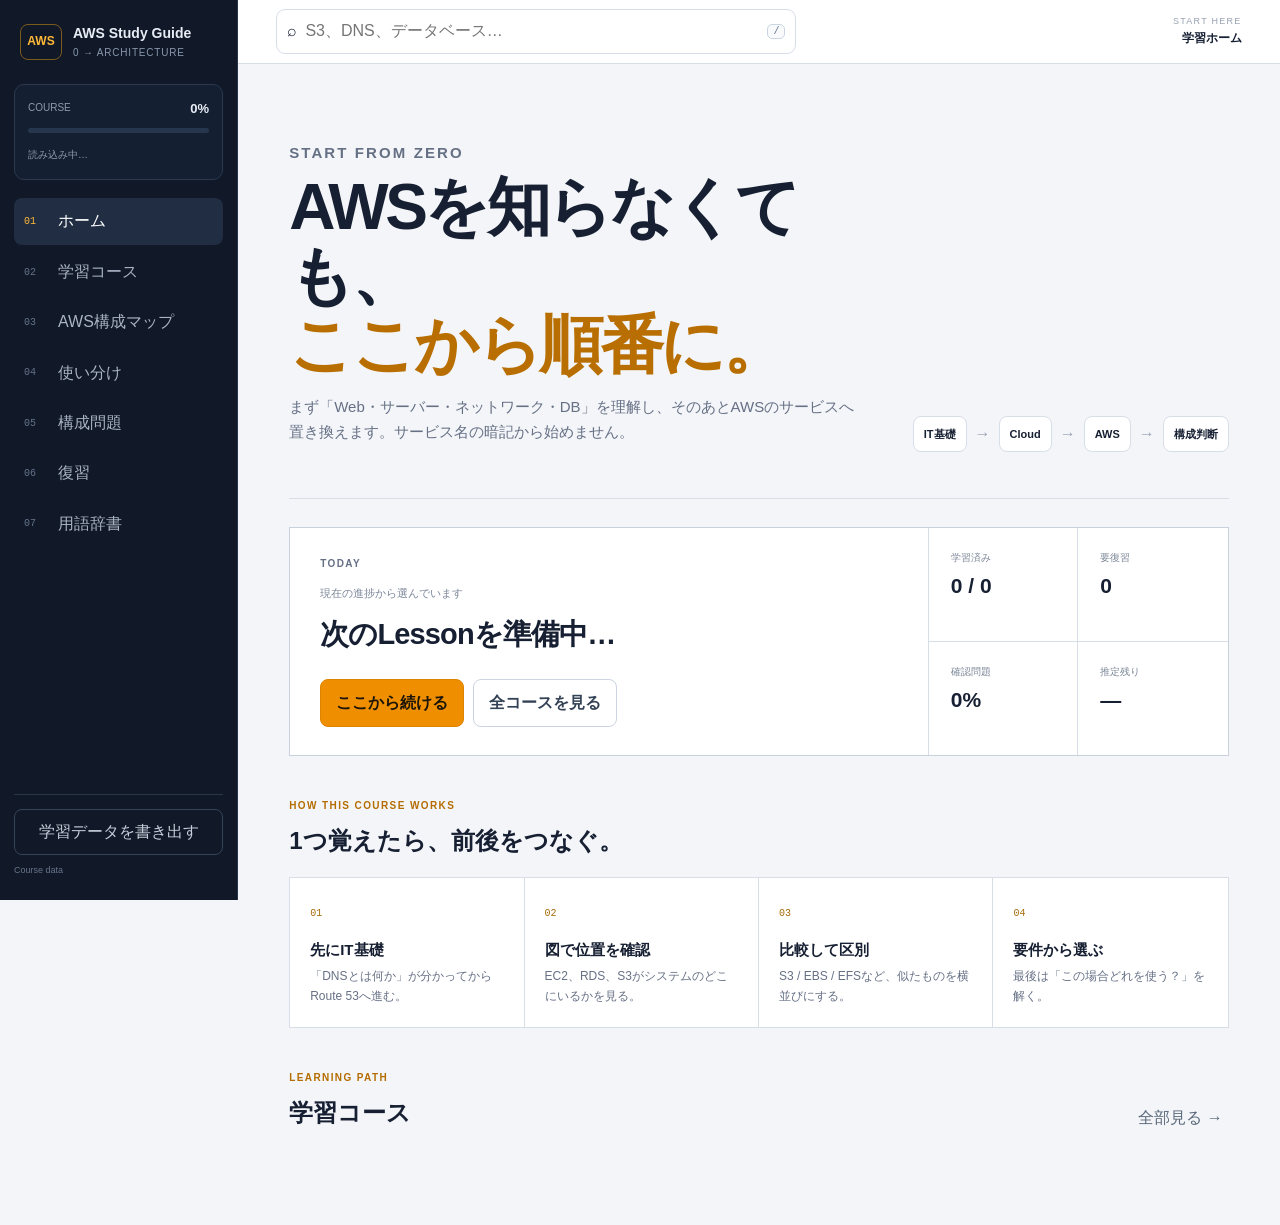
<file: index.html>
<!doctype html>
<html lang="ja">
<head>
<meta charset="utf-8"><meta name="viewport" content="width=device-width,initial-scale=1,viewport-fit=cover">
<meta name="description" content="AWSをIT基礎から順番に学び、サービスの役割・使い分け・構成まで理解する初心者向け学習サイト。">
<meta name="theme-color" content="#111827"><link rel="canonical" href="https://elitemay.github.io/aws-study-guide/">
<title>AWS Study Guide | 0から学ぶAWS</title><link rel="stylesheet" href="./css/base.css"><link rel="stylesheet" href="./css/views.css">
</head>
<body>
<a class="skip" href="#main">本文へ移動</a>
<div class="app">
  <aside class="rail" id="rail">
    <a class="brand" href="#" data-nav="home"><span class="brandmark">AWS</span><span><strong>AWS Study Guide</strong><small>0 → Architecture</small></span></a>
    <div class="rail-progress"><div><span>COURSE</span><strong id="railPercent">0%</strong></div><div class="bar"><i id="railBar"></i></div><small id="railMeta">読み込み中…</small></div>
    <nav class="rail-nav" aria-label="メインナビゲーション">
      <button class="active" data-nav="home"><span>01</span>ホーム</button>
      <button data-nav="course"><span>02</span>学習コース</button>
      <button data-nav="map"><span>03</span>AWS構成マップ</button>
      <button data-nav="compare"><span>04</span>使い分け</button>
      <button data-nav="practice"><span>05</span>構成問題</button>
      <button data-nav="review"><span>06</span>復習</button>
      <button data-nav="glossary"><span>07</span>用語辞書</button>
    </nav>
    <div class="rail-bottom"><button id="backupBtn">学習データを書き出す</button><small id="datasetStatus">Course data</small></div>
  </aside>

  <div class="shell">
    <header class="topbar">
      <button class="menu" id="menuBtn" aria-label="メニューを開く" aria-expanded="false">☰</button>
      <label class="global-search"><span>⌕</span><input id="searchInput" type="search" placeholder="S3、DNS、データベース…" autocomplete="off"><kbd>/</kbd></label>
      <div class="top-context"><span id="viewEyebrow">START HERE</span><strong id="viewMini">学習ホーム</strong></div>
    </header>

    <main id="main">
      <section class="view active" data-view="home">
        <div class="home-intro"><div><p class="eyebrow">START FROM ZERO</p><h1>AWSを知らなくても、<br><em>ここから順番に。</em></h1><p>まず「Web・サーバー・ネットワーク・DB」を理解し、そのあとAWSのサービスへ置き換えます。サービス名の暗記から始めません。</p></div><div class="learning-line" aria-label="学習の流れ"><span>IT基礎</span><i>→</i><span>Cloud</span><i>→</i><span>AWS</span><i>→</i><span>構成判断</span></div></div>
        <section class="today"><div class="today-copy"><p class="section-label">TODAY</p><span id="todayReason">現在の進捗から選んでいます</span><h2 id="todayTitle">次のLessonを準備中…</h2><p id="todayDesc"></p><div class="actions"><button id="todayStart" class="primary">ここから続ける</button><button class="secondary" data-nav="course">全コースを見る</button></div></div><div class="today-side"><div><span>学習済み</span><strong id="statDone">0 / 0</strong></div><div><span>要復習</span><strong id="statReview">0</strong></div><div><span>確認問題</span><strong id="statChecks">0%</strong></div><div><span>推定残り</span><strong id="statMinutes">—</strong></div></div></section>
        <section class="why"><div class="section-head"><div><p class="section-label">HOW THIS COURSE WORKS</p><h2>1つ覚えたら、前後をつなぐ。</h2></div></div><div class="why-grid"><article><span>01</span><h3>先にIT基礎</h3><p>「DNSとは何か」が分かってからRoute 53へ進む。</p></article><article><span>02</span><h3>図で位置を確認</h3><p>EC2、RDS、S3がシステムのどこにいるかを見る。</p></article><article><span>03</span><h3>比較して区別</h3><p>S3 / EBS / EFSなど、似たものを横並びにする。</p></article><article><span>04</span><h3>要件から選ぶ</h3><p>最後は「この場合どれを使う？」を解く。</p></article></div></section>
        <section class="chapter-overview"><div class="section-head"><div><p class="section-label">LEARNING PATH</p><h2>学習コース</h2></div><button class="text-btn" data-nav="course">全部見る →</button></div><div id="homeChapters" class="chapter-cards"></div></section>
      </section>

      <section class="view" data-view="course">
        <header class="page-head"><div><p class="eyebrow">LEARNING PATH</p><h1>0から学ぶAWS</h1><p>Lessonを飛ばしても使えますが、完全初心者は上から順番がおすすめです。</p></div><div><strong id="coursePercent">0%</strong><span>完了</span></div></header>
        <div class="course-layout"><aside id="chapterNav" class="chapter-nav"></aside><div id="lessonList" class="lesson-list"></div></div>
      </section>

      <section class="view" data-view="lesson">
        <div class="lesson-layout">
          <aside class="lesson-outline"><button class="back-btn" data-nav="course">← コースへ</button><p class="section-label" id="lessonChapter">CHAPTER</p><div id="lessonSiblings"></div></aside>
          <article class="lesson-paper">
            <header class="lesson-head"><div class="lesson-meta"><span id="lessonStep">LESSON</span><span id="lessonMinutes">—分</span><span>初級</span></div><h1 id="lessonTitle"></h1><p id="lessonLead"></p></header>
            <div id="lessonBody"></div>
            <section class="lesson-check"><p class="section-label">CHECK YOUR UNDERSTANDING</p><h2 id="checkQuestion"></h2><div id="checkChoices" class="check-choices"></div><div id="checkFeedback" class="check-feedback" hidden></div></section>
            <section class="confidence"><div><p class="section-label">SELF CHECK</p><h2>今どれくらい説明できる？</h2></div><div id="confidenceBtns"><button data-confidence="1">まだ曖昧</button><button data-confidence="2">だいたい分かる</button><button data-confidence="3">人に説明できる</button></div></section>
            <footer class="lesson-footer"><button id="prevLesson" class="secondary">← 前へ</button><button id="completeLesson" class="primary">Lessonを完了して次へ</button></footer>
          </article>
          <aside class="lesson-side"><section><p class="section-label">CONNECTION</p><h3>AWSではどこにつながる？</h3><p id="lessonConnect"></p></section><section><p class="section-label">KEY TERMS</p><div id="lessonTerms" class="term-chips"></div></section><a id="lessonSource" target="_blank" rel="noreferrer">AWS公式資料 ↗</a></aside>
        </div>
      </section>

      <section class="view" data-view="map">
        <header class="page-head"><div><p class="eyebrow">ARCHITECTURE MAP</p><h1>サービスを「場所」で覚える</h1><p>まず典型的なWebサービスの構成を1枚で理解します。学習済みのサービスは強調されます。</p></div></header>
        <div class="map-wrap"><div class="map-row"><span>USER</span><button data-open-lesson="it-web">Browser</button></div><i>↓ DNS / 配信</i><div class="map-row"><span>EDGE</span><button data-open-lesson="aws-route53">Route 53</button><button data-open-lesson="aws-cloudfront">CloudFront</button></div><i>↓ Request</i><div class="map-box"><div class="map-title">VPC</div><div class="map-row"><span>COMPUTE</span><button data-open-lesson="aws-elb">ELB</button><button data-open-lesson="aws-ec2">EC2</button><button data-open-lesson="aws-lambda">Lambda</button></div><i>↓ Data</i><div class="map-row"><span>DATA</span><button data-open-lesson="aws-rds">RDS</button><button data-open-lesson="aws-dynamodb">DynamoDB</button><button data-open-lesson="aws-s3">S3</button></div></div><div class="map-foundation"><button data-open-lesson="aws-iam">IAM：誰が何をできるか</button><button data-open-lesson="aws-cloudwatch">CloudWatch：状態を見る</button></div></div>
      </section>

      <section class="view" data-view="compare">
        <header class="page-head"><div><p class="eyebrow">COMPARE</p><h1>似たサービスを区別する</h1><p>定義ではなく「何を保存する？」「誰が使う？」「何を管理したい？」で選びます。</p></div></header>
        <div id="compareList" class="compare-list"></div>
      </section>

      <section class="view" data-view="practice">
        <header class="page-head"><div><p class="eyebrow">ARCHITECTURE PRACTICE</p><h1>要件からサービスを選ぶ</h1><p>サービス名を先に見ず、利用者の要件から考えます。</p></div><div><strong id="practiceScore">0 / 0</strong><span>今回</span></div></header>
        <div id="practiceCard" class="practice-card"></div>
      </section>

      <section class="view" data-view="review">
        <header class="page-head"><div><p class="eyebrow">REVIEW QUEUE</p><h1>復習</h1><p>確認問題の間違いと「まだ曖昧」を自動で集めます。</p></div></header>
        <div id="reviewList" class="review-list"></div>
      </section>

      <section class="view" data-view="glossary">
        <header class="page-head"><div><p class="eyebrow">GLOSSARY</p><h1>用語辞書</h1><p>Lessonで分からない単語が出たらここで止まらず戻れます。</p></div></header>
        <label class="glossary-search"><span>⌕</span><input id="glossarySearch" type="search" placeholder="例: DNS、AZ、オブジェクトストレージ"></label><div id="glossaryList" class="glossary-list"></div>
      </section>
    </main>
  </div>
</div>
<div id="toast" class="toast" role="status" aria-live="polite"></div>
<script src="./js/app.js" defer></script><script src="./js/views.js" defer></script>
</body></html>
</file>
<file: css/base.css>
:root{--ink:#172033;--muted:#667085;--line:#d8dee8;--paper:#fff;--page:#f3f5f8;--nav:#111827;--nav2:#182235;--accent:#f59e0b;--accent2:#ffb938;--good:#15803d;--bad:#b42318;--blue:#2563eb;--radius:14px;--rail:238px}*{box-sizing:border-box}html{min-width:320px;background:var(--page);scroll-behavior:smooth}body{margin:0;font-family:Inter,"Noto Sans JP","Segoe UI",sans-serif;color:var(--ink);background:var(--page);line-height:1.65}button,input{font:inherit}button{cursor:pointer}.skip{position:fixed;top:8px;left:8px;transform:translateY(-150%);z-index:999;background:#fff;color:#111;padding:8px 12px}.skip:focus{transform:none}.app{min-height:100vh}.rail{position:fixed;inset:0 auto 0 0;width:var(--rail);background:var(--nav);color:#e8edf5;border-right:1px solid #27344a;padding:22px 14px;display:flex;flex-direction:column;z-index:50}.brand{display:flex;gap:11px;align-items:center;padding:0 6px 22px;color:inherit;text-decoration:none}.brandmark{width:42px;height:36px;border:1px solid #7c5a1c;border-radius:8px;display:grid;place-items:center;color:var(--accent2);font-weight:900;font-size:12px}.brand strong,.brand small{display:block}.brand strong{font-size:14px}.brand small{font-size:10px;color:#8897ad;letter-spacing:.08em;text-transform:uppercase}.rail-progress{padding:13px;border:1px solid #2b3a50;border-radius:10px;background:#141f31}.rail-progress>div:first-child{display:flex;justify-content:space-between;align-items:center}.rail-progress span,.rail-progress small{font-size:10px;color:#8d9bb0}.rail-progress strong{font-size:13px}.bar{height:5px;background:#26364d;border-radius:999px;overflow:hidden;margin:9px 0 7px}.bar i{display:block;height:100%;width:0;background:var(--accent);transition:.2s}.rail-nav{display:grid;gap:4px;margin-top:18px}.rail-nav button{border:0;background:transparent;color:#a9b4c5;display:flex;align-items:center;gap:10px;text-align:left;padding:10px 10px;border-radius:8px}.rail-nav button span{width:24px;font:10px ui-monospace,monospace;color:#64748b}.rail-nav button:hover{background:#182437;color:#fff}.rail-nav button.active{background:#202d42;color:#fff}.rail-nav button.active span{color:var(--accent2)}.rail-bottom{margin-top:auto;border-top:1px solid #29364a;padding-top:14px}.rail-bottom button{width:100%;border:1px solid #34445b;background:transparent;color:#c7d0dc;border-radius:8px;padding:9px}.rail-bottom small{display:block;color:#66758b;margin-top:8px;font-size:9px}.shell{margin-left:var(--rail);min-height:100vh}.topbar{height:64px;position:sticky;top:0;z-index:40;background:rgba(255,255,255,.94);border-bottom:1px solid var(--line);display:flex;align-items:center;gap:18px;padding:0 clamp(18px,3vw,42px);backdrop-filter:blur(12px)}.menu{display:none}.global-search{width:min(520px,55vw);border:1px solid var(--line);border-radius:9px;background:#fff;display:flex;align-items:center;gap:8px;padding:0 10px}.global-search:focus-within{border-color:#93a9c8;box-shadow:0 0 0 3px #dbeafe}.global-search input{flex:1;min-width:0;border:0;outline:0;padding:8px 0;color:var(--ink)}kbd{font:10px ui-monospace,monospace;border:1px solid #cbd5e1;background:#f8fafc;border-radius:5px;padding:1px 5px;color:#64748b}.top-context{margin-left:auto;text-align:right}.top-context span,.top-context strong{display:block}.top-context span{font-size:9px;letter-spacing:.14em;color:#98a2b3}.top-context strong{font-size:12px}main{padding:clamp(28px,4vw,52px) clamp(18px,4vw,54px) 76px;max-width:1500px;margin:auto}.view{display:none}.view.active{display:block}.eyebrow,.section-label{font-size:10px;font-weight:800;letter-spacing:.14em;color:#b56c00;text-transform:uppercase;margin:0 0 7px}.home-intro{display:grid;grid-template-columns:minmax(0,1fr) auto;gap:50px;align-items:end;padding:26px 0 38px;border-bottom:1px solid var(--line)}.home-intro h1{font-size:clamp(38px,5vw,68px);line-height:1.08;letter-spacing:-.055em;margin:0;max-width:800px}.home-intro h1 em{font-style:normal;color:#b86e00}.home-intro p{max-width:720px;color:var(--muted);font-size:15px}.learning-line{display:flex;align-items:center;gap:8px;padding-bottom:8px}.learning-line span{background:#fff;border:1px solid var(--line);padding:8px 10px;border-radius:8px;font-size:11px;font-weight:700}.learning-line i{font-style:normal;color:#98a2b3}.today{margin-top:28px;display:grid;grid-template-columns:minmax(0,1.6fr) minmax(300px,.7fr);border:1px solid #c9d1dd;background:#fff}.today-copy{padding:28px 30px}.today-copy>span{font-size:11px;color:#7a8699}.today-copy h2{font-size:29px;margin:5px 0 7px;letter-spacing:-.03em}.today-copy>p{color:var(--muted);max-width:760px}.actions{display:flex;gap:9px;margin-top:20px}.primary,.secondary{border-radius:8px;padding:10px 15px;font-weight:750;border:1px solid}.primary{background:#ef8f00;border-color:#de8400;color:#1d1508}.secondary{background:#fff;border-color:#cbd5e1;color:#334155}.primary:hover{background:#ffa31a}.secondary:hover{background:#f8fafc}.today-side{border-left:1px solid var(--line);display:grid;grid-template-columns:1fr 1fr}.today-side div{padding:22px;border-bottom:1px solid var(--line);border-right:1px solid var(--line)}.today-side div:nth-child(even){border-right:0}.today-side div:nth-last-child(-n+2){border-bottom:0}.today-side span,.today-side strong{display:block}.today-side span{font-size:10px;color:#7b8797}.today-side strong{font-size:21px;margin-top:3px}.section-head{display:flex;justify-content:space-between;align-items:end;gap:20px;margin:42px 0 16px}.section-head h2{margin:0;font-size:24px}.why-grid{display:grid;grid-template-columns:repeat(4,1fr);border:1px solid var(--line);background:#fff}.why-grid article{padding:20px;border-right:1px solid var(--line)}.why-grid article:last-child{border-right:0}.why-grid article>span{font:10px ui-monospace,monospace;color:#a66b0a}.why-grid h3{font-size:15px;margin:14px 0 4px}.why-grid p{font-size:12px;color:var(--muted);margin:0}.text-btn{border:0;background:none;color:#5a687a}.chapter-cards{display:grid;grid-template-columns:repeat(3,1fr);gap:10px}.chapter-card{border:1px solid var(--line);background:#fff;text-align:left;padding:18px;border-radius:10px}.chapter-card:hover{border-color:#9caabd}.chapter-card span{font-size:9px;color:#a66b0a}.chapter-card strong{display:block;margin:3px 0}.chapter-card small{color:var(--muted)}.page-head{display:flex;justify-content:space-between;gap:28px;align-items:end;padding-bottom:24px;border-bottom:1px solid var(--line);margin-bottom:24px}.page-head h1{font-size:38px;line-height:1.1;margin:0;letter-spacing:-.04em}.page-head p{color:var(--muted);margin:8px 0 0}.page-head>div:last-child{text-align:right}.page-head>div:last-child strong,.page-head>div:last-child span{display:block}.page-head>div:last-child strong{font-size:28px}.page-head>div:last-child span{font-size:10px;color:#7b8797}.course-layout{display:grid;grid-template-columns:250px minmax(0,1fr);gap:22px}.chapter-nav{position:sticky;top:88px;align-self:start;border:1px solid var(--line);background:#fff;padding:8px}.chapter-nav button{width:100%;text-align:left;border:0;background:none;padding:10px;border-left:3px solid transparent}.chapter-nav button.active{background:#f7f8fa;border-left-color:var(--accent);font-weight:750}.chapter-nav button small{display:block;color:#8995a6;font-size:9px}.lesson-list{display:grid;gap:12px}.chapter-block{border:1px solid var(--line);background:#fff}.chapter-block>header{padding:18px 20px;border-bottom:1px solid var(--line);display:flex;justify-content:space-between}.chapter-block h2{margin:0;font-size:20px}.chapter-block header p{margin:4px 0 0;color:var(--muted);font-size:12px}.lesson-row{display:grid;grid-template-columns:44px 1fr auto;gap:14px;align-items:center;padding:15px 20px;border:0;border-bottom:1px solid #e7ebf0;background:#fff;text-align:left;width:100%}.lesson-row:last-child{border-bottom:0}.lesson-row:hover{background:#fafbfc}.lesson-row .num{font:11px ui-monospace;color:#94a3b8}.lesson-row strong{display:block;font-size:14px}.lesson-row small{color:#7b8797}.lesson-row .status{font-size:10px;color:#7c8797}.lesson-row.done .status{color:var(--good);font-weight:800}
</file>
<file: css/views.css>
.lesson-layout{display:grid;grid-template-columns:210px minmax(0,820px) 220px;gap:24px;align-items:start;justify-content:center}.lesson-outline,.lesson-side{position:sticky;top:88px}.back-btn{border:0;background:none;padding:0;color:#607086;margin-bottom:24px}.lesson-outline #lessonSiblings{display:grid;gap:3px}.lesson-outline #lessonSiblings button{border:0;background:none;border-left:2px solid #d8dee8;padding:8px 10px;text-align:left;color:#728096;font-size:11px}.lesson-outline #lessonSiblings button.active{border-left-color:#e89200;color:#111827;font-weight:750}.lesson-paper{background:#fff;border:1px solid var(--line);box-shadow:0 12px 30px rgba(17,24,39,.05)}.lesson-head{padding:42px 48px 30px;border-bottom:1px solid var(--line)}.lesson-meta{display:flex;gap:8px}.lesson-meta span{font-size:9px;border:1px solid #dbe1e9;border-radius:999px;padding:3px 7px;color:#6b7788}.lesson-head h1{font-size:38px;letter-spacing:-.04em;line-height:1.15;margin:14px 0 10px}.lesson-head p{color:#58677a;font-size:16px;margin:0}.lesson-content{padding:34px 48px}.lesson-content h2{font-size:22px;margin:30px 0 10px}.lesson-content h2:first-child{margin-top:0}.lesson-content p{font-size:15px;color:#354052}.analogy{border-left:4px solid var(--accent);background:#fff8e8;padding:16px 18px;margin:20px 0}.analogy strong{display:block;color:#8a5700;margin-bottom:4px}.concept-flow{display:flex;flex-wrap:wrap;gap:8px;align-items:center;margin:20px 0}.concept-flow span{border:1px solid #cfd7e3;background:#f8fafc;padding:10px 12px;border-radius:8px;font-size:12px;font-weight:700}.concept-flow i{font-style:normal;color:#98a2b3}.lesson-content ul{padding-left:20px}.lesson-content li{margin:8px 0}.lesson-check{margin:0 48px 30px;padding:24px;border-top:3px solid #1d4ed8;background:#f7faff}.lesson-check h2{font-size:19px;margin:3px 0 14px}.check-choices{display:grid;gap:7px}.check-choices button{border:1px solid #cbd5e1;background:#fff;text-align:left;padding:11px 13px;border-radius:8px}.check-choices button:hover{border-color:#8ea6c4}.check-choices button.correct{border-color:#5fa573;background:#edf9f0}.check-choices button.wrong{border-color:#dc8b84;background:#fff1f0}.check-feedback{margin-top:12px;padding:12px;background:#fff;border-left:3px solid #64748b;font-size:12px}.confidence{border-top:1px solid var(--line);padding:22px 48px;display:flex;align-items:center;justify-content:space-between;gap:20px}.confidence h2{font-size:16px;margin:0}.confidence button{border:1px solid #cbd5e1;background:#fff;padding:8px 10px;border-radius:7px;font-size:11px}.confidence button.active{border-color:#d88b00;background:#fff5dd;color:#7a4c00}.lesson-footer{border-top:1px solid var(--line);padding:20px 48px;display:flex;justify-content:space-between}.lesson-side section{border-top:2px solid #d6dde8;padding:14px 2px 18px}.lesson-side h3{font-size:13px;margin:4px 0 6px}.lesson-side p{font-size:11px;color:#677488}.lesson-side>a{font-size:11px;color:#1d4ed8;text-decoration:none}.term-chips{display:flex;flex-wrap:wrap;gap:5px}.term-chips button{font-size:9px;border:1px solid #d7dde6;background:#fff;border-radius:999px;padding:4px 7px}.map-wrap{max-width:980px;margin:auto;background:#fff;border:1px solid var(--line);padding:32px}.map-row{display:flex;justify-content:center;gap:10px;align-items:center}.map-row>span{width:70px;font:9px ui-monospace;color:#8b97a8}.map-row button,.map-foundation button{border:1px solid #cbd5e1;background:#f8fafc;padding:14px 18px;border-radius:8px;font-weight:750}.map-row button.learned,.map-foundation button.learned{border-color:#e29a18;background:#fff8e8}.map-wrap>i,.map-box>i{display:block;text-align:center;font-style:normal;color:#94a3b8;padding:10px}.map-box{border:2px solid #9caabc;padding:22px;margin:6px 0}.map-title{font:10px ui-monospace;color:#64748b;margin-bottom:15px}.map-foundation{display:grid;grid-template-columns:1fr 1fr;gap:10px;margin-top:12px}.compare-list{display:grid;gap:16px}.compare-card{border:1px solid var(--line);background:#fff}.compare-card header{padding:17px 20px;border-bottom:1px solid var(--line)}.compare-card h2{margin:0;font-size:19px}.compare-table{display:grid}.compare-row{display:grid;grid-template-columns:160px repeat(var(--cols),1fr);border-bottom:1px solid #e8ebef}.compare-row:last-child{border-bottom:0}.compare-row>div{padding:12px 14px;border-right:1px solid #e8ebef;font-size:11px}.compare-row>div:last-child{border-right:0}.compare-row.head>div{font-weight:800;background:#f8fafc}.practice-card{max-width:900px;margin:auto;border:1px solid var(--line);background:#fff;padding:30px}.practice-card .scenario-label{font-size:10px;color:#a66b0a;font-weight:800}.practice-card h2{font-size:25px;margin:7px 0 8px}.practice-card>p{color:#59677a}.scenario-choices{display:grid;gap:8px;margin-top:20px}.scenario-choices button{border:1px solid #d0d7e2;background:#fff;text-align:left;padding:13px}.scenario-choices button:hover{background:#f8fafc}.scenario-answer{margin-top:16px;border-left:4px solid var(--blue);background:#f6f9ff;padding:15px}.review-list{display:grid;gap:10px}.review-item{border:1px solid var(--line);background:#fff;display:grid;grid-template-columns:1fr auto;gap:20px;padding:16px 18px;text-align:left}.review-item strong,.review-item small{display:block}.review-item small{color:#7a8799;margin-top:2px}.review-item .why-review{font-size:10px;color:#b45309;align-self:center}.review-empty{padding:28px;border:1px dashed #c9d1dc;color:#788597;text-align:center}.glossary-search{max-width:520px;border:1px solid var(--line);background:#fff;display:flex;gap:8px;align-items:center;padding:0 12px;margin-bottom:18px}.glossary-search input{border:0;outline:0;flex:1;padding:10px}.glossary-list{border:1px solid var(--line);background:#fff}.glossary-row{display:grid;grid-template-columns:180px 1fr;gap:20px;padding:14px 18px;border-bottom:1px solid #e8ebef}.glossary-row:last-child{border-bottom:0}.glossary-row strong{font-size:13px}.glossary-row p{font-size:12px;color:#5e6b7c;margin:0}.toast{position:fixed;right:24px;bottom:24px;background:#111827;color:#fff;padding:10px 14px;border-radius:8px;opacity:0;transform:translateY(10px);pointer-events:none;transition:.18s;z-index:99}.toast.show{opacity:1;transform:none}button:focus-visible,input:focus-visible,a:focus-visible{outline:3px solid #60a5fa;outline-offset:2px}@media(max-width:1050px){.lesson-layout{grid-template-columns:170px minmax(0,1fr)}.lesson-side{display:none}.why-grid{grid-template-columns:1fr 1fr}.why-grid article:nth-child(2){border-right:0}.why-grid article:nth-child(-n+2){border-bottom:1px solid var(--line)}.chapter-cards{grid-template-columns:1fr 1fr}}@media(max-width:780px){:root{--rail:260px}.rail{transform:translateX(-102%);transition:.2s;box-shadow:20px 0 40px rgba(0,0,0,.25)}body.menu-open .rail{transform:none}.shell{margin-left:0}.menu{display:block;border:1px solid var(--line);background:#fff;border-radius:7px;padding:6px 9px}.top-context{display:none}.global-search{width:100%}main{padding:24px 16px 60px}.home-intro{grid-template-columns:1fr;gap:18px}.learning-line{overflow:auto}.today{grid-template-columns:1fr}.today-side{border-left:0;border-top:1px solid var(--line)}.chapter-cards,.course-layout{grid-template-columns:1fr}.chapter-nav{position:static;display:flex;overflow:auto}.chapter-nav button{min-width:170px}.lesson-layout{display:block}.lesson-outline{position:static;margin-bottom:12px}.lesson-outline #lessonSiblings{display:none}.lesson-head,.lesson-content{padding-left:22px;padding-right:22px}.lesson-check{margin-left:22px;margin-right:22px}.confidence{padding:20px 22px;display:block}.confidence #confidenceBtns{display:grid;gap:7px;margin-top:12px}.lesson-footer{padding:18px 22px}.why-grid{grid-template-columns:1fr}.why-grid article{border-right:0;border-bottom:1px solid var(--line)}.why-grid article:last-child{border-bottom:0}.map-wrap{padding:18px;overflow:auto}.map-row{min-width:580px}.map-foundation{grid-template-columns:1fr}.compare-row{min-width:720px}.compare-card{overflow:auto}.glossary-row{grid-template-columns:1fr;gap:3px}.page-head{align-items:start}.page-head>div:last-child{display:none}}@media(prefers-reduced-motion:reduce){*{scroll-behavior:auto!important;transition:none!important}}
</file>
